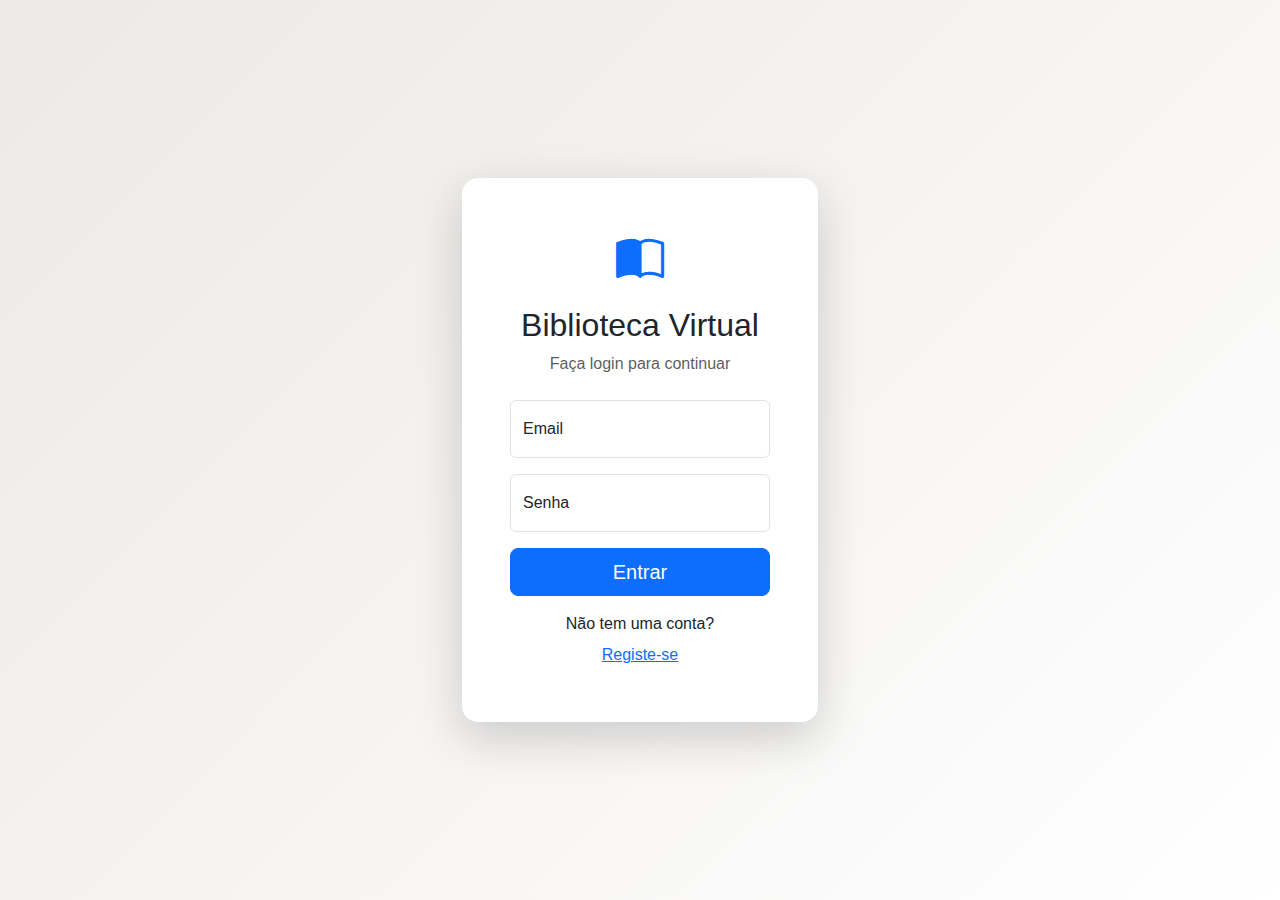
<file: index.html>
<!DOCTYPE html>
<html lang="pt-BR">
<head>
    <meta charset="UTF-8">
    <meta name="viewport" content="width=device-width, initial-scale=1.0">
    <title>Biblioteca Pessoal Virtual</title>
    <link href="https://cdn.jsdelivr.net/npm/bootstrap@5.3.3/dist/css/bootstrap.min.css" rel="stylesheet">
    <link rel="stylesheet" href="https://cdn.jsdelivr.net/npm/bootstrap-icons@1.11.3/font/bootstrap-icons.min.css">
    <link rel="stylesheet" href="style.css">
</head>
<body id="app">

    <nav class="navbar navbar-expand-lg navbar-dark bg-dark fixed-top">
        <div class="container-fluid">
            <a class="navbar-brand" href="#"><i class="bi bi-book-half"></i> Biblioteca</a>
            <button class="navbar-toggler" type="button" data-bs-toggle="collapse" data-bs-target="#navbarNav">
                <span class="navbar-toggler-icon"></span>
            </button>
            <div class="collapse navbar-collapse" id="navbarNav">
                <ul class="navbar-nav ms-auto">
                    <li class="nav-item"><a class="nav-link" href="#livros">Livros</a></li>
                    <li class="nav-item"><a class="nav-link" href="#perfil" data-bs-toggle="modal" data-bs-target="#modalPerfil">Perfil</a></li>
                    <li class="nav-item"><a class="nav-link" href="#" id="logout-btn">Sair <i class="bi bi-box-arrow-right"></i></a></li>
                </ul>
            </div>
        </div>
    </nav>

    <header id="carousel-header" class="carousel slide carousel-fade">
        <div class="carousel-inner" id="carousel-livros-inner">
            </div>
        <button class="carousel-control-prev" type="button" data-bs-target="#carousel-header" data-bs-slide="prev">
            <span class="carousel-control-prev-icon" aria-hidden="true"></span>
            <span class="visually-hidden">Anterior</span>
        </button>
        <button class="carousel-control-next" type="button" data-bs-target="#carousel-header" data-bs-slide="next">
            <span class="carousel-control-next-icon" aria-hidden="true"></span>
            <span class="visually-hidden">Próximo</span>
        </button>
    </header>

    <main class="container mt-5 mb-5" id="livros">
        <div class="d-flex justify-content-between align-items-center mb-4">
            <h2>Meus Livros</h2>
            <button class="btn btn-primary" onclick="abrirModalLivro()"><i class="bi bi-plus-circle"></i> Adicionar Livro</button>
        </div>
        
        <div class="btn-group mb-4" role="group" aria-label="Filtro de livros">
            <input type="radio" class="btn-check" name="filtro-livros" id="filtro-nao-lidos" autocomplete="off" checked>
            <label class="btn btn-outline-primary" for="filtro-nao-lidos">Não Lidos</label>

            <input type="radio" class="btn-check" name="filtro-livros" id="filtro-lidos" autocomplete="off">
            <label class="btn btn-outline-secondary" for="filtro-lidos">Lidos</label>
        </div>

        <div id="listaLivros" class="row">
            </div>
    </main>

    <div class="modal fade" id="modalLivro" tabindex="-1">
        <div class="modal-dialog">
            <div class="modal-content">
                <div class="modal-header">
                    <h5 class="modal-title" id="modalLivroTitulo">Adicionar Livro</h5>
                    <button type="button" class="btn-close" data-bs-dismiss="modal"></button>
                </div>
                <div class="modal-body">
                    <input type="hidden" id="indexLivro">
                    <div class="form-floating mb-3">
                        <input type="text" class="form-control" id="titulo" placeholder="Título do Livro" required>
                        <label for="titulo">Título</label>
                    </div>
                    <div class="form-floating mb-3">
                        <input type="text" class="form-control" id="autor" placeholder="Autor" required>
                        <label for="autor">Autor</label>
                    </div>
                    <div class="form-floating mb-3">
                        <input type="number" class="form-control" id="ano" placeholder="Ano de Publicação">
                        <label for="ano">Ano</label>
                    </div>
                    <div class="form-floating mb-3">
                        <input type="text" class="form-control" id="genero" placeholder="Gênero">
                        <label for="genero">Gênero</label>
                    </div>
                    <div class="form-floating mb-3">
                        <input type="url" class="form-control" id="imagemUrl" placeholder="https://exemplo.com/capa.jpg">
                        <label for="imagemUrl">URL da Imagem da Capa</label>
                    </div>
                </div>
                <div class="modal-footer">
                    <button type="button" class="btn btn-secondary" data-bs-dismiss="modal">Cancelar</button>
                    <button type="button" class="btn btn-success" onclick="salvarLivro()">Salvar</button>
                </div>
            </div>
        </div>
    </div>

    <div class="modal fade" id="modalAnotacao" tabindex="-1">
        <div class="modal-dialog">
            <div class="modal-content">
                <div class="modal-header">
                    <h5 class="modal-title">Minha Anotação sobre o Livro</h5>
                    <button type="button" class="btn-close" data-bs-dismiss="modal"></button>
                </div>
                <div class="modal-body">
                    <input type="hidden" id="anotacao-livro-index">
                    <div class="form-floating">
                        <textarea class="form-control" placeholder="O que você achou do livro?" id="anotacao-texto" style="height: 150px"></textarea>
                        <label for="anotacao-texto">O que você achou do livro?</label>
                    </div>
                </div>
                <div class="modal-footer">
                    <button type="button" class="btn btn-secondary" data-bs-dismiss="modal">Cancelar</button>
                    <button type="button" class="btn btn-primary" onclick="salvarAnotacao()">Salvar Anotação</button>
                </div>
            </div>
        </div>
    </div>

    <div class="modal fade" id="modalPerfil" tabindex="-1">
        <div class="modal-dialog">
            <div class="modal-content">
                <div class="modal-header">
                    <h5 class="modal-title">Meu Perfil</h5>
                    <button type="button" class="btn-close" data-bs-dismiss="modal"></button>
                </div>
                <div class="modal-body">
                    <form id="perfil-form">
                        <div class="form-floating mb-3">
                            <input type="text" class="form-control" id="perfil-nome" placeholder="Nome Completo" required>
                            <label for="perfil-nome">Nome</label>
                        </div>
                        <div class="form-floating mb-3">
                            <input type="email" class="form-control" id="perfil-email" placeholder="Email" required readonly>
                            <label for="perfil-email">Email (não pode ser alterado)</label>
                        </div>
                        <div class="form-floating mb-3">
                            <input type="password" class="form-control" id="perfil-senha" placeholder="Nova Senha">
                            <label for="perfil-senha">Nova Senha (deixe em branco para não alterar)</label>
                        </div>
                    </form>
                </div>
                <div class="modal-footer justify-content-between">
                    <button type="button" class="btn btn-danger" id="btn-excluir-conta">Excluir Conta</button>
                    <div>
                        <button type="button" class="btn btn-secondary" data-bs-dismiss="modal">Fechar</button>
                        <button type="button" class="btn btn-primary" id="btn-salvar-perfil">Salvar Alterações</button>
                    </div>
                </div>
            </div>
        </div>
    </div>

    <footer class="bg-dark text-white text-center py-3">
        <p>&copy; 2024 Biblioteca Pessoal Virtual. Todos os direitos reservados.</p>
    </footer>

    <script src="https://cdn.jsdelivr.net/npm/bootstrap@5.3.3/dist/js/bootstrap.bundle.min.js"></script>
    <script src="script.js"></script>
</body>
</html>
</file>
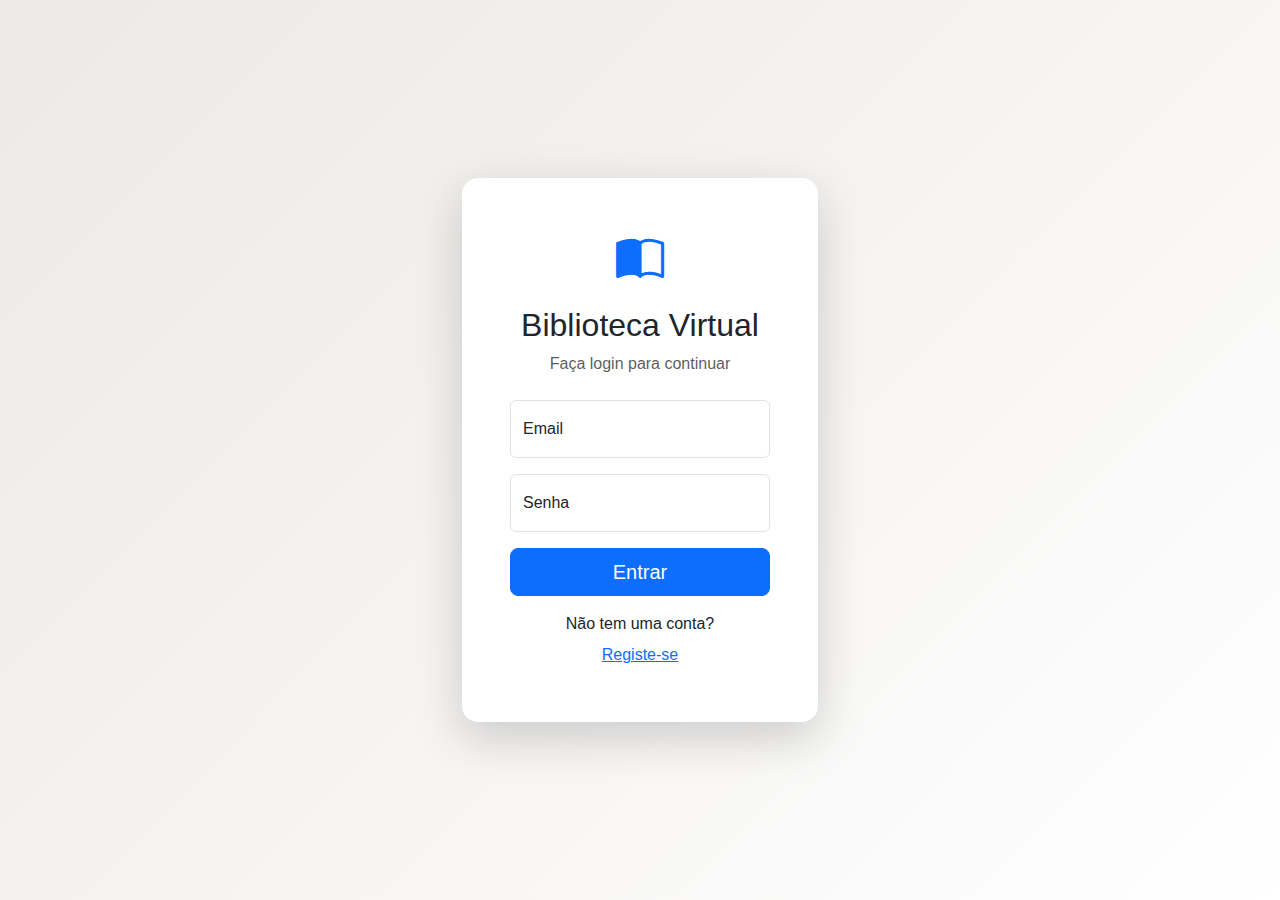
<file: HTML/index.html>
<!DOCTYPE html>
<html lang="pt-BR">
<head>
    <meta charset="UTF-8">
    <meta name="viewport" content="width=device-width, initial-scale=1.0">
    <title>Biblioteca Pessoal Virtual</title>
    <link href="https://cdn.jsdelivr.net/npm/bootstrap@5.3.3/dist/css/bootstrap.min.css" rel="stylesheet">
    <link rel="stylesheet" href="https://cdn.jsdelivr.net/npm/bootstrap-icons@1.11.3/font/bootstrap-icons.min.css">
    <link rel="stylesheet" href="../CSS/style.css">
</head>
<body id="app">

    <nav class="navbar navbar-expand-lg navbar-dark bg-dark fixed-top">
        <div class="container-fluid">
            <a class="navbar-brand" href="#"><i class="bi bi-book-half"></i> Biblioteca</a>
            <button class="navbar-toggler" type="button" data-bs-toggle="collapse" data-bs-target="#navbarNav">
                <span class="navbar-toggler-icon"></span>
            </button>
            <div class="collapse navbar-collapse" id="navbarNav">
                <ul class="navbar-nav ms-auto">
                    <li class="nav-item"><a class="nav-link" href="#livros">Livros</a></li>
                    <li class="nav-item"><a class="nav-link" href="#perfil" data-bs-toggle="modal" data-bs-target="#modalPerfil">Perfil</a></li>
                    <li class="nav-item"><a class="nav-link" href="#" id="logout-btn">Sair <i class="bi bi-box-arrow-right"></i></a></li>
                </ul>
            </div>
        </div>
    </nav>

    <header id="carousel-header" class="carousel slide carousel-fade">
        <div class="carousel-inner" id="carousel-livros-inner">
            </div>
        <button class="carousel-control-prev" type="button" data-bs-target="#carousel-header" data-bs-slide="prev">
            <span class="carousel-control-prev-icon" aria-hidden="true"></span>
            <span class="visually-hidden">Anterior</span>
        </button>
        <button class="carousel-control-next" type="button" data-bs-target="#carousel-header" data-bs-slide="next">
            <span class="carousel-control-next-icon" aria-hidden="true"></span>
            <span class="visually-hidden">Próximo</span>
        </button>
    </header>

    <main class="container mt-5 mb-5" id="livros">
        <div class="d-flex justify-content-between align-items-center mb-4">
            <h2>Meus Livros</h2>
            <button class="btn btn-primary" onclick="abrirModalLivro()"><i class="bi bi-plus-circle"></i> Adicionar Livro</button>
        </div>
        
        <div class="btn-group mb-4" role="group" aria-label="Filtro de livros">
            <input type="radio" class="btn-check" name="filtro-livros" id="filtro-nao-lidos" autocomplete="off" checked>
            <label class="btn btn-outline-primary" for="filtro-nao-lidos">Não Lidos</label>

            <input type="radio" class="btn-check" name="filtro-livros" id="filtro-lidos" autocomplete="off">
            <label class="btn btn-outline-secondary" for="filtro-lidos">Lidos</label>
        </div>

        <div id="listaLivros" class="row">
            </div>
    </main>

    <div class="modal fade" id="modalLivro" tabindex="-1">
        <div class="modal-dialog">
            <div class="modal-content">
                <div class="modal-header">
                    <h5 class="modal-title" id="modalLivroTitulo">Adicionar Livro</h5>
                    <button type="button" class="btn-close" data-bs-dismiss="modal"></button>
                </div>
                <div class="modal-body">
                    <input type="hidden" id="indexLivro">
                    <div class="form-floating mb-3">
                        <input type="text" class="form-control" id="titulo" placeholder="Título do Livro" required>
                        <label for="titulo">Título</label>
                    </div>
                    <div class="form-floating mb-3">
                        <input type="text" class="form-control" id="autor" placeholder="Autor" required>
                        <label for="autor">Autor</label>
                    </div>
                    <div class="form-floating mb-3">
                        <input type="number" class="form-control" id="ano" placeholder="Ano de Publicação">
                        <label for="ano">Ano</label>
                    </div>
                    <div class="form-floating mb-3">
                        <input type="text" class="form-control" id="genero" placeholder="Gênero">
                        <label for="genero">Gênero</label>
                    </div>
                    <div class="form-floating mb-3">
                        <input type="url" class="form-control" id="imagemUrl" placeholder="https://exemplo.com/capa.jpg">
                        <label for="imagemUrl">URL da Imagem da Capa</label>
                    </div>
                </div>
                <div class="modal-footer">
                    <button type="button" class="btn btn-secondary" data-bs-dismiss="modal">Cancelar</button>
                    <button type="button" class="btn btn-success" onclick="salvarLivro()">Salvar</button>
                </div>
            </div>
        </div>
    </div>

    <div class="modal fade" id="modalAnotacao" tabindex="-1">
        <div class="modal-dialog">
            <div class="modal-content">
                <div class="modal-header">
                    <h5 class="modal-title">Minha Anotação sobre o Livro</h5>
                    <button type="button" class="btn-close" data-bs-dismiss="modal"></button>
                </div>
                <div class="modal-body">
                    <input type="hidden" id="anotacao-livro-index">
                    <div class="form-floating">
                        <textarea class="form-control" placeholder="O que você achou do livro?" id="anotacao-texto" style="height: 150px"></textarea>
                        <label for="anotacao-texto">O que você achou do livro?</label>
                    </div>
                </div>
                <div class="modal-footer">
                    <button type="button" class="btn btn-secondary" data-bs-dismiss="modal">Cancelar</button>
                    <button type="button" class="btn btn-primary" onclick="salvarAnotacao()">Salvar Anotação</button>
                </div>
            </div>
        </div>
    </div>

    <div class="modal fade" id="modalPerfil" tabindex="-1">
        <div class="modal-dialog">
            <div class="modal-content">
                <div class="modal-header">
                    <h5 class="modal-title">Meu Perfil</h5>
                    <button type="button" class="btn-close" data-bs-dismiss="modal"></button>
                </div>
                <div class="modal-body">
                    <form id="perfil-form">
                        <div class="form-floating mb-3">
                            <input type="text" class="form-control" id="perfil-nome" placeholder="Nome Completo" required>
                            <label for="perfil-nome">Nome</label>
                        </div>
                        <div class="form-floating mb-3">
                            <input type="email" class="form-control" id="perfil-email" placeholder="Email" required readonly>
                            <label for="perfil-email">Email (não pode ser alterado)</label>
                        </div>
                        <div class="form-floating mb-3">
                            <input type="password" class="form-control" id="perfil-senha" placeholder="Nova Senha">
                            <label for="perfil-senha">Nova Senha (deixe em branco para não alterar)</label>
                        </div>
                    </form>
                </div>
                <div class="modal-footer justify-content-between">
                    <button type="button" class="btn btn-danger" id="btn-excluir-conta">Excluir Conta</button>
                    <div>
                        <button type="button" class="btn btn-secondary" data-bs-dismiss="modal">Fechar</button>
                        <button type="button" class="btn btn-primary" id="btn-salvar-perfil">Salvar Alterações</button>
                    </div>
                </div>
            </div>
        </div>
    </div>

    <footer class="bg-dark text-white text-center py-3">
        <p>&copy; 2024 Biblioteca Pessoal Virtual. Todos os direitos reservados.</p>
    </footer>

    <script src="https://cdn.jsdelivr.net/npm/bootstrap@5.3.3/dist/js/bootstrap.bundle.min.js"></script>
    <script src="../JS/script.js"></script>
</body>
</html>
</file>
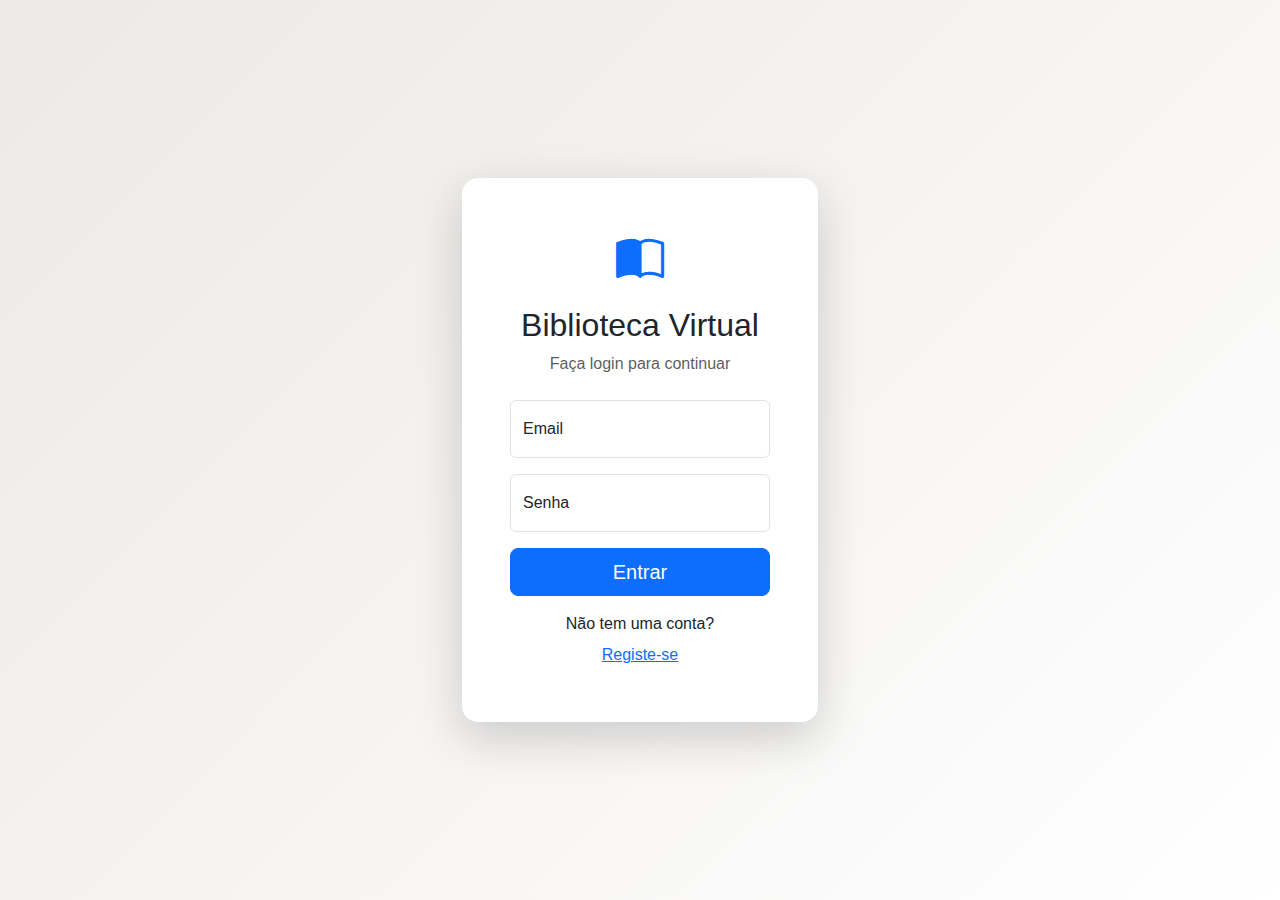
<file: login.html>
<!DOCTYPE html>
<html lang="pt-BR">
<head>
    <meta charset="UTF-8">
    <meta name="viewport" content="width=device-width, initial-scale=1.0">
    <title>Login - Biblioteca Virtual</title>
    <link href="https://cdn.jsdelivr.net/npm/bootstrap@5.3.3/dist/css/bootstrap.min.css" rel="stylesheet">
    <link rel="stylesheet" href="https://cdn.jsdelivr.net/npm/bootstrap-icons@1.11.3/font/bootstrap-icons.min.css">
    <link rel="stylesheet" href="style.css">
</head>
<body class="login-body">

    <div class="container">
        <div class="row justify-content-center align-items-center vh-100">
            <div class="col-md-6 col-lg-4">
                <div class="card shadow-lg">
                    <div class="card-body p-4 p-md-5">
                        <div class="text-center mb-4">
                            <i class="bi bi-book-half" style="font-size: 3rem; color: #0d6efd;"></i>
                            <h2 class="mt-2">Biblioteca Virtual</h2>
                            <p class="text-muted">Faça login para continuar</p>
                        </div>
                        <form id="login-form">
                            <div class="form-floating mb-3">
                                <input type="email" class="form-control" id="email" placeholder="seu@email.com" required>
                                <label for="email">Email</label>
                            </div>
                            <div class="form-floating mb-3">
                                <input type="password" class="form-control" id="senha" placeholder="Senha" required>
                                <label for="senha">Senha</label>
                            </div>
                            <div class="d-grid">
                                <button type="submit" class="btn btn-primary btn-lg">Entrar</button>
                            </div>
                        </form>
                        <div class="text-center mt-3">
                            <p class="mb-0">Não tem uma conta?</p>
                            <button class="btn btn-link" data-bs-toggle="modal" data-bs-target="#modalCadastroUsuario">Registe-se</button>
                        </div>
                    </div>
                </div>
            </div>
        </div>
    </div>

    <!-- Modal de Registo de Utilizador -->
    <div class="modal fade" id="modalCadastroUsuario" tabindex="-1" aria-labelledby="modalCadastroLabel" aria-hidden="true">
        <div class="modal-dialog">
            <div class="modal-content">
                <div class="modal-header">
                    <h5 class="modal-title" id="modalCadastroLabel">Registo de Novo Utilizador</h5>
                    <button type="button" class="btn-close" data-bs-dismiss="modal" aria-label="Close"></button>
                </div>
                <div class="modal-body">
                    <form id="cadastro-form">
                        <div class="form-floating mb-3">
                            <input type="text" class="form-control" id="cadastro-nome" placeholder="Nome Completo" required>
                            <label for="cadastro-nome">Nome Completo</label>
                        </div>
                        <div class="form-floating mb-3">
                            <input type="email" class="form-control" id="cadastro-email" placeholder="seu@email.com" required>
                            <label for="cadastro-email">Email</label>
                        </div>
                        <div class="form-floating mb-3">
                            <input type="password" class="form-control" id="cadastro-senha" placeholder="Senha" required>
                            <label for="cadastro-senha">Senha</label>
                        </div>
                    </form>
                </div>
                <div class="modal-footer">
                    <button type="button" class="btn btn-secondary" data-bs-dismiss="modal">Fechar</button>
                    <button type="button" class="btn btn-primary" id="btn-cadastrar">Registar</button>
                </div>
            </div>
        </div>
    </div>

    <script src="https://cdn.jsdelivr.net/npm/bootstrap@5.3.3/dist/js/bootstrap.bundle.min.js"></script>
    <script src="script.js"></script>
</body>
</html>
</file>
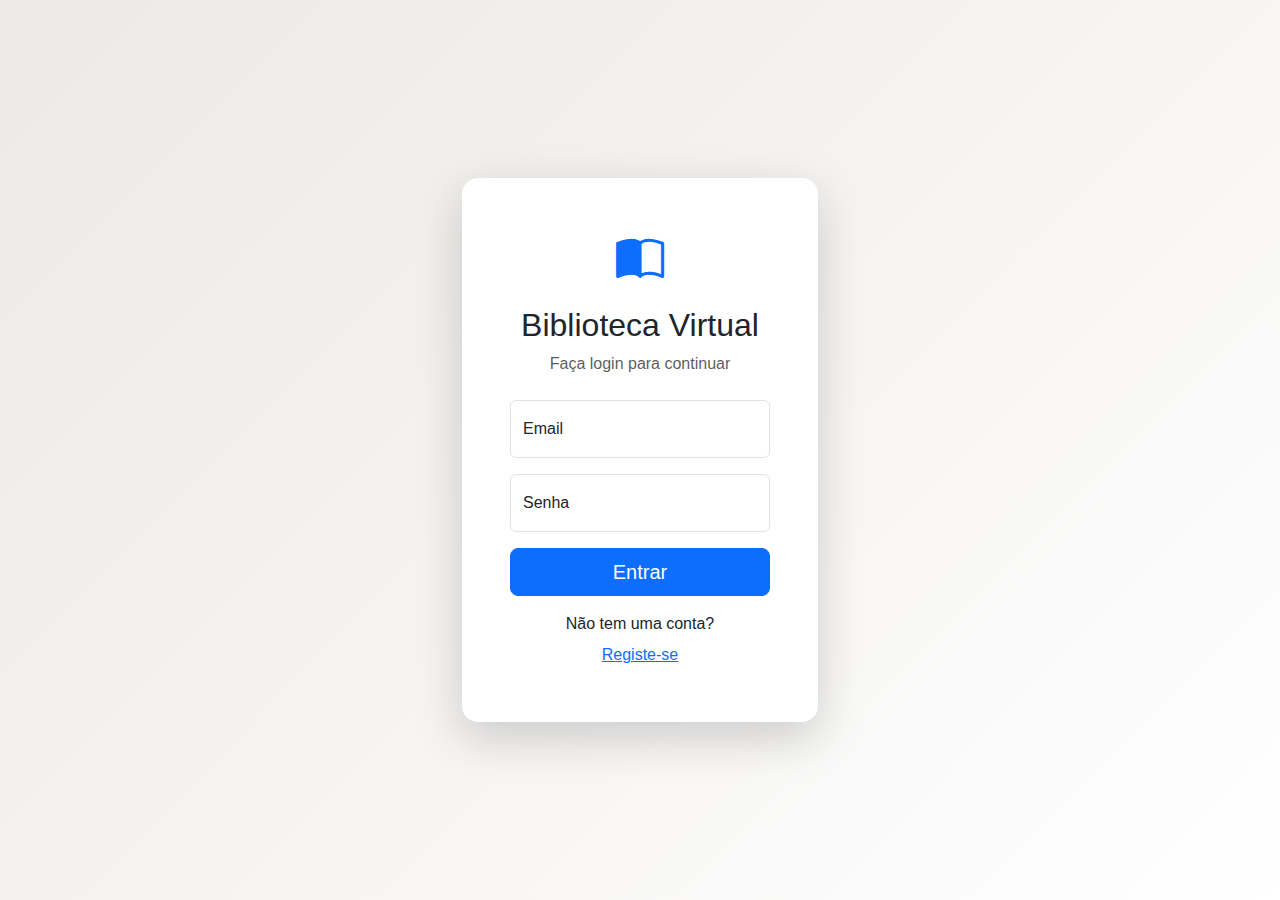
<file: HTML/login.html>
<!DOCTYPE html>
<html lang="pt-BR">
<head>
    <meta charset="UTF-8">
    <meta name="viewport" content="width=device-width, initial-scale=1.0">
    <title>Login - Biblioteca Virtual</title>
    <link href="https://cdn.jsdelivr.net/npm/bootstrap@5.3.3/dist/css/bootstrap.min.css" rel="stylesheet">
    <link rel="stylesheet" href="https://cdn.jsdelivr.net/npm/bootstrap-icons@1.11.3/font/bootstrap-icons.min.css">
    <link rel="stylesheet" href="../CSS/style.css">
</head>
<body class="login-body">

    <div class="container">
        <div class="row justify-content-center align-items-center vh-100">
            <div class="col-md-6 col-lg-4">
                <div class="card shadow-lg">
                    <div class="card-body p-4 p-md-5">
                        <div class="text-center mb-4">
                            <i class="bi bi-book-half" style="font-size: 3rem; color: #0d6efd;"></i>
                            <h2 class="mt-2">Biblioteca Virtual</h2>
                            <p class="text-muted">Faça login para continuar</p>
                        </div>
                        <form id="login-form">
                            <div class="form-floating mb-3">
                                <input type="email" class="form-control" id="email" placeholder="seu@email.com" required>
                                <label for="email">Email</label>
                            </div>
                            <div class="form-floating mb-3">
                                <input type="password" class="form-control" id="senha" placeholder="Senha" required>
                                <label for="senha">Senha</label>
                            </div>
                            <div class="d-grid">
                                <button type="submit" class="btn btn-primary btn-lg">Entrar</button>
                            </div>
                        </form>
                        <div class="text-center mt-3">
                            <p class="mb-0">Não tem uma conta?</p>
                            <button class="btn btn-link" data-bs-toggle="modal" data-bs-target="#modalCadastroUsuario">Registe-se</button>
                        </div>
                    </div>
                </div>
            </div>
        </div>
    </div>

    <div class="modal fade" id="modalCadastroUsuario" tabindex="-1" aria-labelledby="modalCadastroLabel" aria-hidden="true">
        <div class="modal-dialog">
            <div class="modal-content">
                <div class="modal-header">
                    <h5 class="modal-title" id="modalCadastroLabel">Registo de Novo Utilizador</h5>
                    <button type="button" class="btn-close" data-bs-dismiss="modal" aria-label="Close"></button>
                </div>
                <div class="modal-body">
                    <form id="cadastro-form">
                        <div class="form-floating mb-3">
                            <input type="text" class="form-control" id="cadastro-nome" placeholder="Nome Completo" required>
                            <label for="cadastro-nome">Nome Completo</label>
                        </div>
                        <div class="form-floating mb-3">
                            <input type="email" class="form-control" id="cadastro-email" placeholder="seu@email.com" required>
                            <label for="cadastro-email">Email</label>
                        </div>
                        <div class="form-floating mb-3">
                            <input type="password" class="form-control" id="cadastro-senha" placeholder="Senha" required>
                            <label for="cadastro-senha">Senha</label>
                        </div>
                    </form>
                </div>
                <div class="modal-footer">
                    <button type="button" class="btn btn-secondary" data-bs-dismiss="modal">Fechar</button>
                    <button type="button" class="btn btn-primary" id="btn-cadastrar">Registar</button>
                </div>
            </div>
        </div>
    </div>

    <script src="https://cdn.jsdelivr.net/npm/bootstrap@5.3.3/dist/js/bootstrap.bundle.min.js"></script>
    <script src="../JS/script.js"></script>
</body>
</html>
</file>
<file: style.css>
/* Estilos Gerais e da Página Principal */
body {
  font-family: 'Segoe UI', Tahoma, Geneva, Verdana, sans-serif;
  background-color: #f8f9fa;
}

#app {
  padding-top: 56px; /* Altura da navbar */
}

.card {
  transition: transform 0.2s ease-in-out, box-shadow 0.2s ease-in-out;
  border: none;
  border-radius: 0.5rem;
}

.card:hover {
  transform: translateY(-5px);
  box-shadow: 0 0.5rem 1rem rgba(0, 0, 0, 0.15);
}

.card-footer {
  background-color: #fff;
  border-top: none;
}

footer {
  padding: 20px 0;
}

/* Estilos do Carrossel */
#carousel-header {
background-color: #212529; /* Define um fundo escuro para o carrossel, evitando o "flash" branco */
}

.carousel-item img {
  height: auto;
  max-height: 70vh;
  width: 100%;
  object-fit: contain;
  object-position: center;
  background-color: #212529;
}

.carousel-caption {
  background-color: rgba(0, 0, 0, 0.5);
  border-radius: 0.5rem;
  padding: 1rem;
}

/* Efeito de transição mais suave para o carrossel */
.carousel-item {
/* Aumenta a duração da transição do 'fade' para 1.2 segundos */
transition: opacity 1.2s ease-in-out;
}

/* Estilos da Página de Login */
.login-body {
  background: linear-gradient(135deg, #ece9e6 0%, #ffffff 100%);
}

.login-body .card {
  border: none;
  border-radius: 1rem;
}
</file>
<file: CSS/style.css>
/* estilos gerais e da página principal */
body {
  font-family: 'Segoe UI', Tahoma, Geneva, Verdana, sans-serif;
  background-color: #f8f9fa;
}

#app {
  padding-top: 56px; /* altura da navbar */
}

.card {
  transition: transform 0.2s ease-in-out, box-shadow 0.2s ease-in-out;
  border: none;
  border-radius: 0.5rem;
}

/* esta parte cria a animação de levantar o card quando o mouse passa por cima */
.card:hover {
  transform: translateY(-5px);
  box-shadow: 0 0.5rem 1rem rgba(0, 0, 0, 0.15);
}

.card-footer {
  background-color: #fff;
  border-top: none;
}

footer {
  padding: 20px 0;
}

/* estilos do carrossel */
#carousel-header {
background-color: #212529;
}

.carousel-item img {
  height: auto;
  max-height: 70vh;
  width: 100%;
  object-fit: contain;
  object-position: center;
  background-color: #212529;
}

.carousel-caption {
  background-color: rgba(0, 0, 0, 0.5);
  border-radius: 0.5rem;
  padding: 1rem;
}

.carousel-item {
transition: opacity 1.2s ease-in-out;
}

/*página de login */


.login-body {
  background: linear-gradient(135deg, #ece9e6 0%, #ffffff 100%);
}

.login-body .card {
  border: none;
  border-radius: 1rem;
}
</file>
